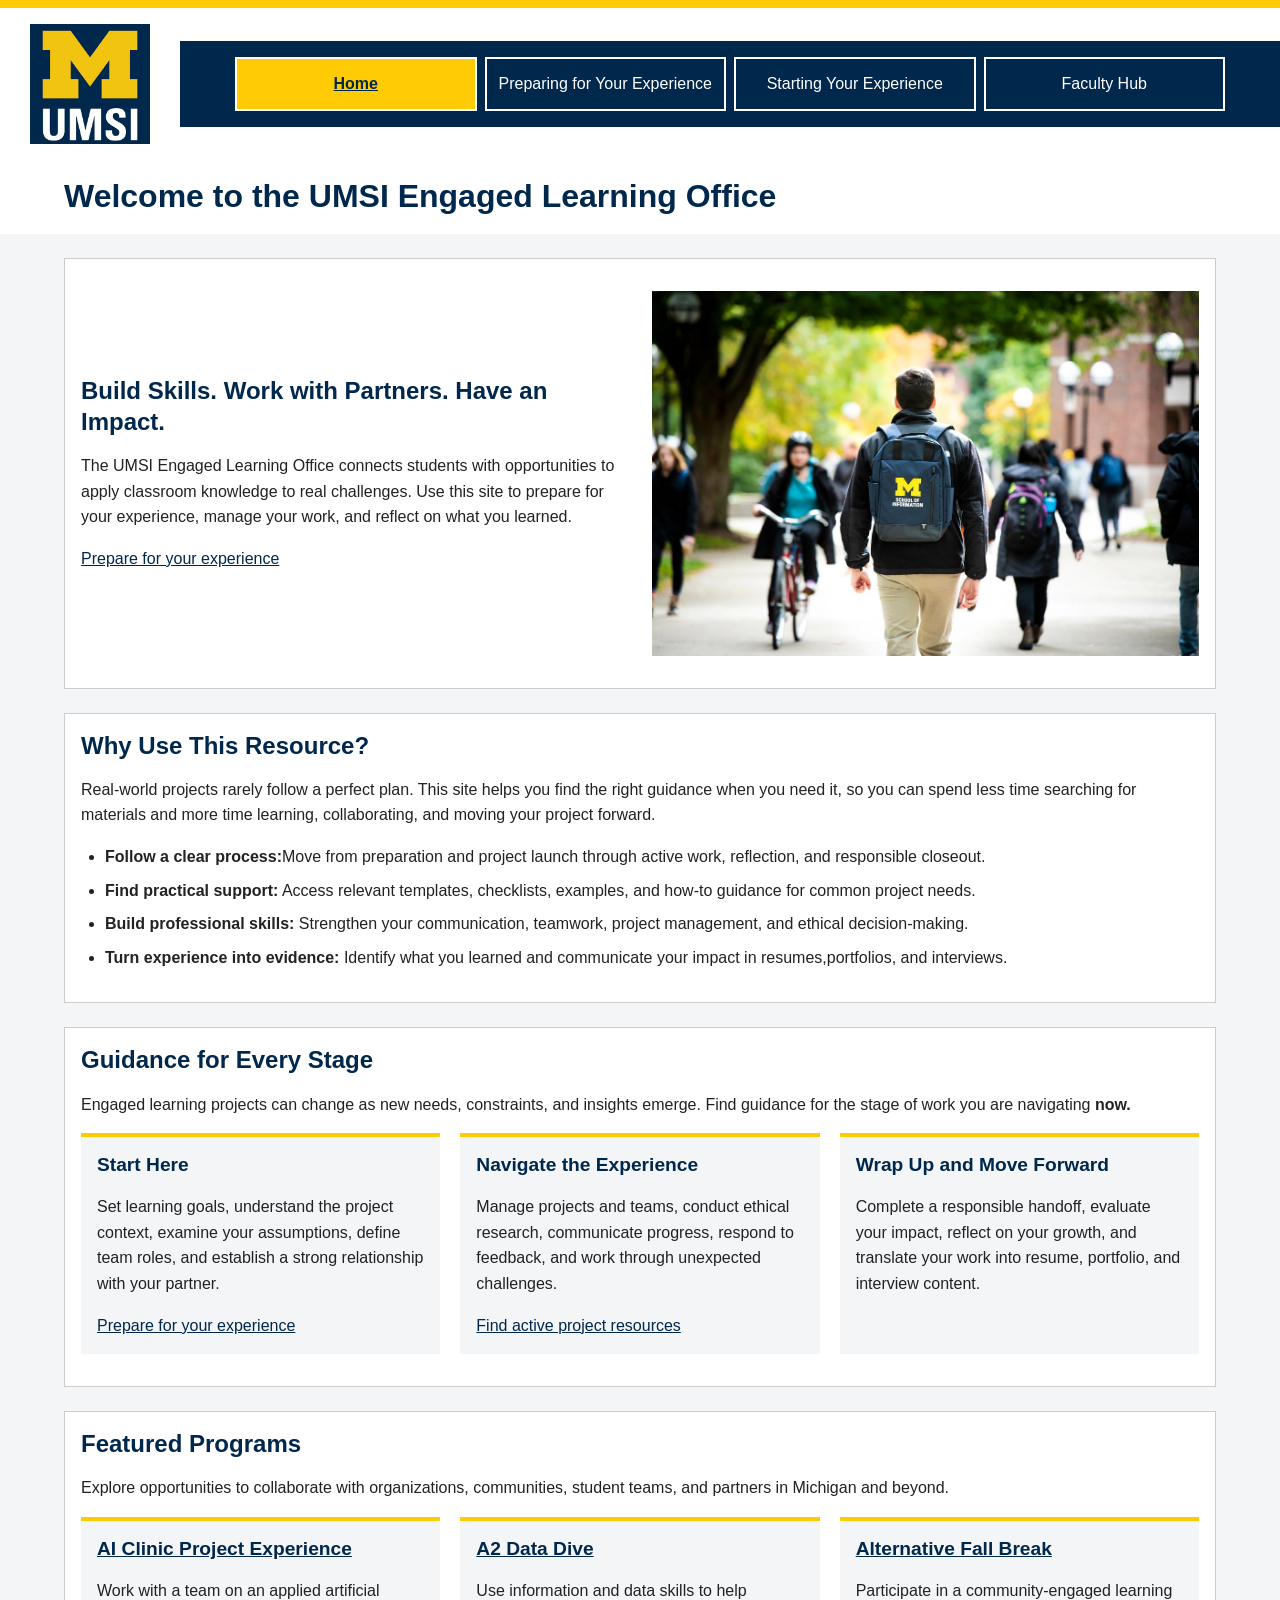
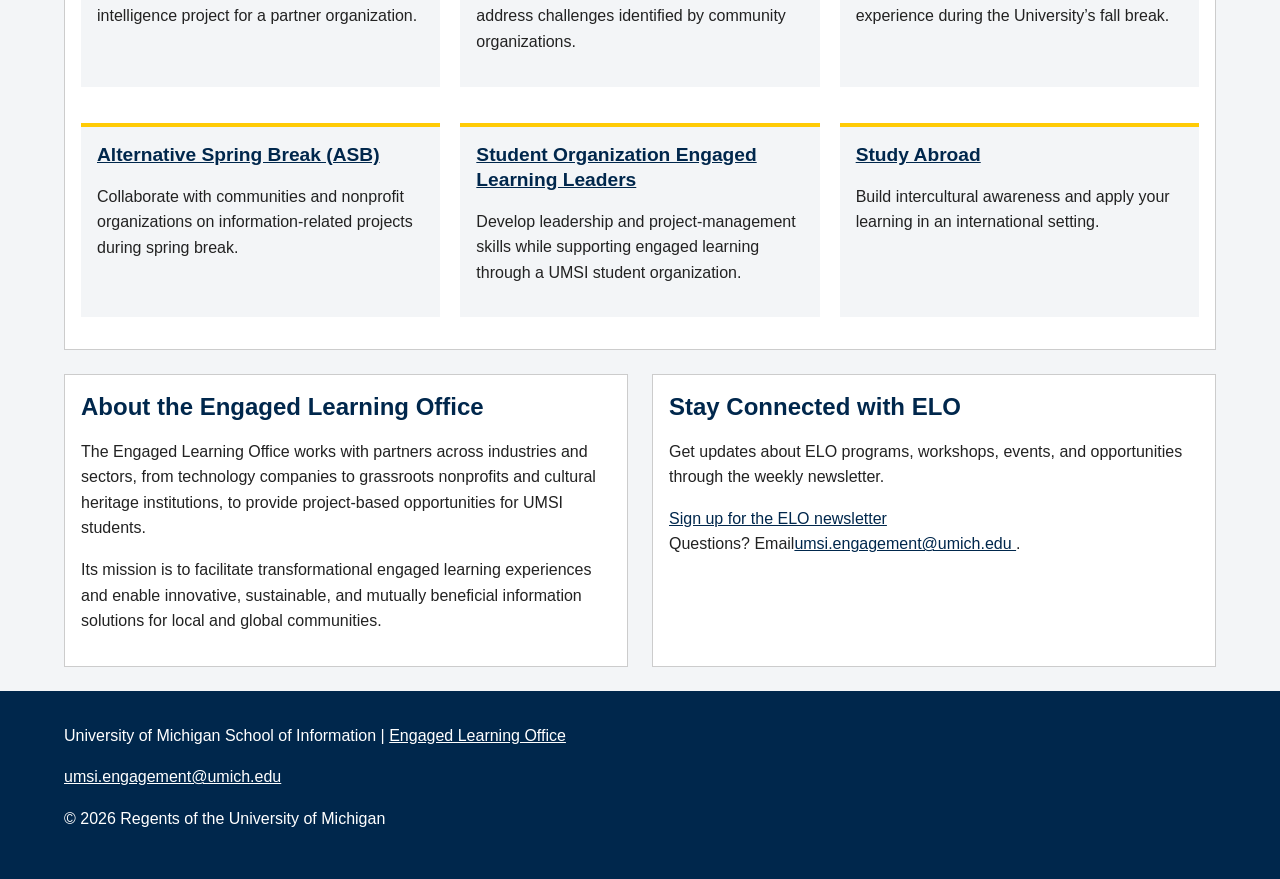
<file: index.html>
<!DOCTYPE html>
<html lang="en">
<head>
    <meta charset="UTF-8">
    <meta name="viewport" content="width=device-width, initial-scale=1.0">
    <title>Engaged Learning Resources | UMSI</title>
<link rel="stylesheet" href="css/html5reset.css">
<link rel="stylesheet" href="css/style.css">
<script src="js/site.js" defer></script>
</head>
<body>

    <header>
  <a class="skip" href="#main">Skip to Main Content</a>
        <img src="images/umsi-logo.jpg" alt="UMSI Logo">
        <nav>
            <ul>
               <li><a href="index.html" class="active" aria-current="page">Home</a></li>
                <li><a href="prep.html">Preparing for Your Experience</a></li>
                <li><a href="starting.html">Starting Your Experience</a ></li>
                <li><a href="faculty.html">Faculty Hub</a ></li>
            </ul>
        </nav>
    <h1>Welcome to the UMSI Engaged Learning Office</h1>

    </header>
   <main id="main" class="page-grid" tabindex="-1">
   <section class="wide intro-grid">
    <div>
        <h2>Build Skills. Work with Partners. Have an Impact.</h2>

        <p>
            The UMSI Engaged Learning Office connects students with
            opportunities to apply classroom knowledge to real challenges.
            Use this site to prepare for your experience, manage your work,
            and reflect on what you learned.
        </p>

        <a href="prep.html">Prepare for your experience</a>
    </div>

    <img src="images/campus-backpack.jpg"
         alt="A student wearing a UMSI backpack on campus.">
</section>

<section class="wide">
    <h2>Why Use This Resource?</h2>

    <p>Real-world projects rarely follow a perfect plan. This site helps you find the right guidance when you need it, so you can spend less time searching for materials and more time learning, collaborating, and moving your project forward.
    </p>
        
    <ul>
        <li><strong>Follow a clear process:</strong>Move from preparation and project launch through active work, reflection, and responsible closeout.</li>
        <li><strong>Find practical support:</strong> Access relevant templates, checklists, examples, and how-to guidance for common project needs.</li>
        <li><strong>Build professional skills:</strong> Strengthen your communication, teamwork, project management, and ethical decision-making.</li>
        <li><strong>Turn experience into evidence:</strong> Identify what you learned and communicate your impact in resumes,portfolios, and interviews.</li>
    </ul>
</section>

 <section class="wide">
    <h2>Guidance for Every Stage</h2>
    <p>Engaged learning projects can change as new needs, constraints, and insights emerge. Find guidance for the stage of work you are navigating <strong>now.</strong></p>
        <div class="three-cards">
        <article>
            <h3>Start Here</h3>
      <p>Set learning goals, understand the project context, examine your assumptions, define team roles, and establish a strong relationship with your partner.</p>
      <a href="prep.html">Prepare for your experience</a>
    </article>

    <article>
      <h3>Navigate the Experience</h3>
      <p>Manage projects and teams, conduct ethical research, communicate progress, respond to feedback, and work through unexpected challenges.</p>
      <a href="starting.html">Find active project resources</a>
    </article>

    <article>
      <h3>Wrap Up and Move Forward</h3>
      <p>Complete a responsible handoff, evaluate your impact, reflect on your growth, and translate your work into resume, portfolio, and interview content.</p>
      
    </article>
       </div>
  </section>

   <section class="wide">
    <h2>Featured Programs</h2>
    <p>Explore opportunities to collaborate with organizations, communities, student teams, and partners in Michigan and beyond.</p>
    <div class="three-cards">
    <article>
    <h3><a href="https://mcompass.umich.edu/_portal/tds-program-brochure?programid=12810">AI Clinic Project Experience</a></h3>
    <p>Work with a team on an applied artificial intelligence project for a partner organization.</p>
    </article>

    <article>
    <h3><a href="https://mcompass.umich.edu/_portal/tds-program-brochure?programid=12556">A2 Data Dive</a></h3>
    <p>Use information and data skills to help address challenges identified by community organizations.</p>
    </article>

     <article>
      <h3><a href="https://mcompass.umich.edu/_portal/tds-program-brochure?programid=11297">Alternative Fall Break</a></h3>
      <p>Participate in a community-engaged learning experience during the University’s fall break.</p>
    </article>

    <article>
      <h3><a href="https://mcompass.umich.edu/_portal/tds-program-brochure?programid=10621">Alternative Spring Break (ASB)</a></h3>
       <p>Collaborate with communities and nonprofit organizations on information-related projects during spring break.</p>
    </article>

    <article>
      <h3><a href="https://mcompass.umich.edu/_portal/tds-program-brochure?programid=12294">Student Organization Engaged Learning Leaders</a></h3>
       <p>Develop leadership and project-management skills while supporting engaged learning through a UMSI student organization.</p>
    </article>

    <article>
      <h3><a href="https://www.si.umich.edu/student-life/study-abroad">Study Abroad</a></h3>
      <p>Build intercultural awareness and apply your learning in an international setting. </p>
    </article>
      </div>
   </section>
  <section>
    <h2>About the Engaged Learning Office</h2>
    <p>The Engaged Learning Office works with partners across industries and sectors, from technology companies to grassroots nonprofits and cultural heritage institutions, to provide project-based opportunities for UMSI students.</p>
    <p>Its mission is to facilitate transformational engaged learning experiences and enable innovative, sustainable, and mutually beneficial information solutions for local and global communities.</p>
  </section>
  <aside>
    <h2>Stay Connected with ELO</h2>
    <p>Get updates about ELO programs, workshops, events, and opportunities through the weekly newsletter.</p>
    <div>
       <a href="https://umsi.info/elo-newsletter"> Sign up for the ELO newsletter</a>
    </div>
    <p>Questions? Email<a href="mailto:umsi.engagement@umich.edu">umsi.engagement@umich.edu </a>.</p>
  </aside>


      
    </main>
    <footer>
        <p>University of Michigan School of Information | <a href="https://www.si.umich.edu/programs/engaged-learning/about-engaged-learning-office">Engaged Learning Office </a></p>
      <address>
        <a href="mailto:umsi.engagement@umich.edu">umsi.engagement@umich.edu</a>
      </address>
      <p>&copy; <span id="year">2026</span> Regents of the University of Michigan</p>
    </footer>
</body>
</html>
</file>
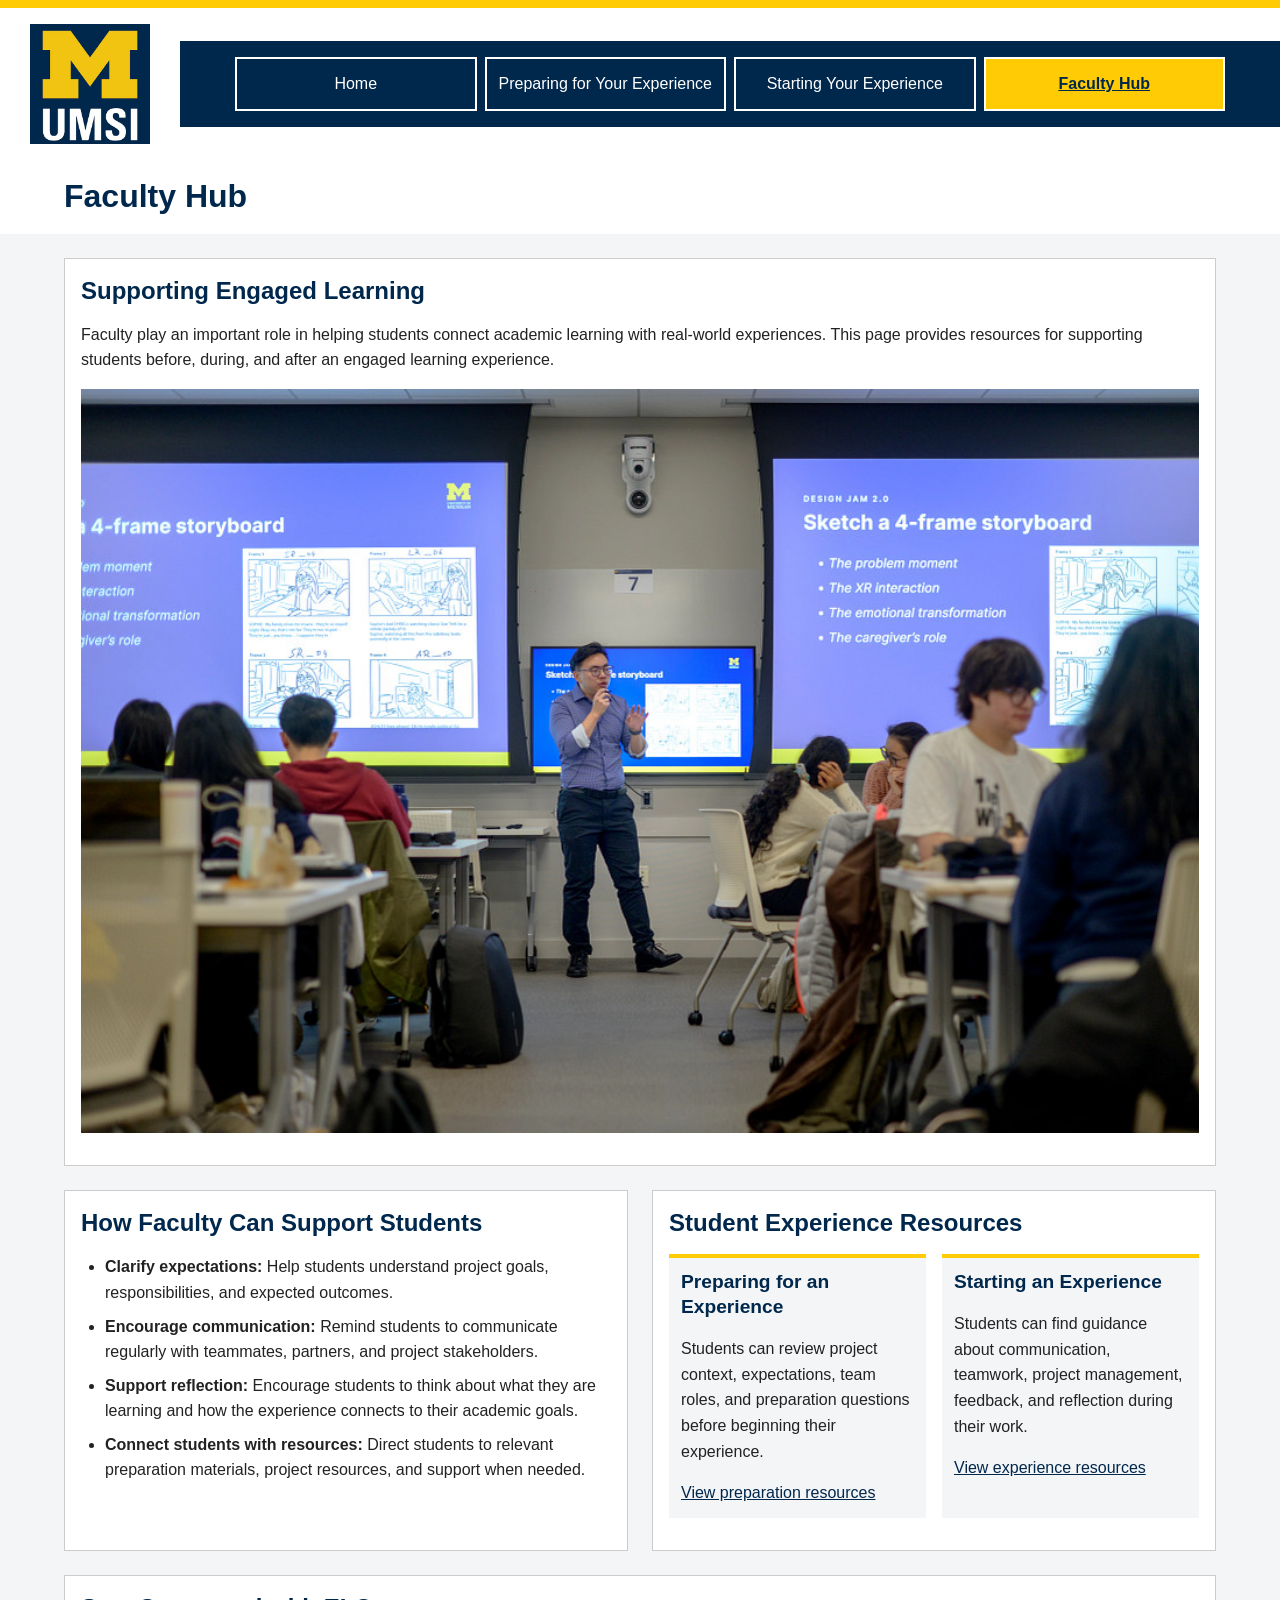
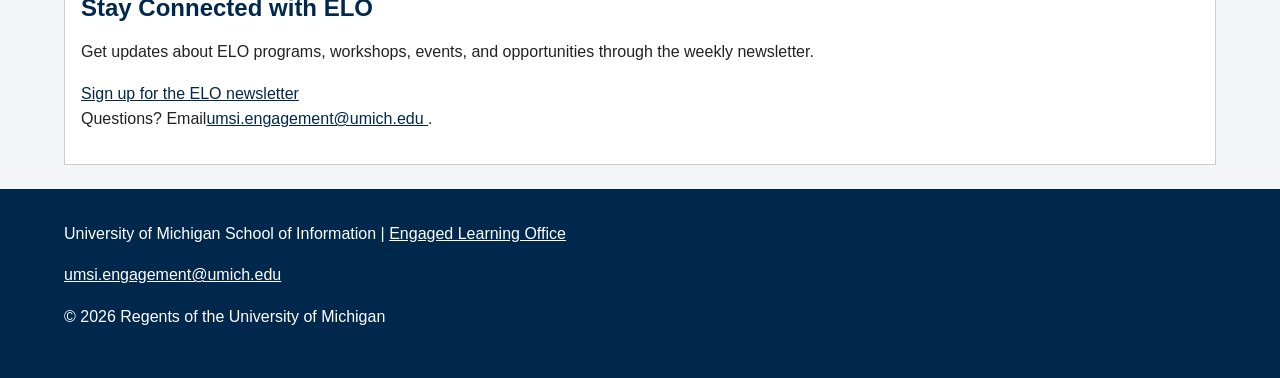
<file: faculty.html>
<!DOCTYPE html>
<html lang="en">
<head>
    <meta charset="UTF-8">
    <meta name="viewport" content="width=device-width, initial-scale=1.0">
    <title>Faculty Hub  | UMSI</title>
<link rel="stylesheet" href="css/html5reset.css">
<link rel="stylesheet" href="css/style.css">
<script src="js/site.js" defer></script>
</head>
<body>

    <header>
  <a class="skip" href="#main">Skip to Main Content</a>
        <img src="images/umsi-logo.jpg" alt="UMSI Logo">
        <nav>
            <ul>
                 <li><a href="index.html">Home</a></li>
                 <li><a href="prep.html">Preparing for Your Experience</a></li>
                 <li><a href="starting.html">Starting Your Experience</a></li>
                 <li><a href="faculty.html" class="active" aria-current="page">Faculty Hub</a></li>
            </ul>
        </nav>
    <h1>Faculty Hub</h1>

    </header>
    <main id="main" class="page-grid" tabindex="-1">
    <section class="wide">
    <h2>Supporting Engaged Learning</h2>

    <p>
        Faculty play an important role in helping students connect academic
        learning with real-world experiences. This page provides resources
        for supporting students before, during, and after an engaged learning
        experience.
    </p >

    <img src="images/faculty.jpg"
     alt="A presenter explains a storyboard activity to students during a UMSI Design Jam.">
</section>

<section>
    <h2>How Faculty Can Support Students</h2>

    <ul>
        <li>
            <strong>Clarify expectations:</strong>
            Help students understand project goals, responsibilities,
            and expected outcomes.
        </li>

        <li>
            <strong>Encourage communication:</strong>
            Remind students to communicate regularly with teammates,
            partners, and project stakeholders.
        </li>

        <li>
            <strong>Support reflection:</strong>
            Encourage students to think about what they are learning
            and how the experience connects to their academic goals.
        </li>

        <li>
            <strong>Connect students with resources:</strong>
            Direct students to relevant preparation materials,
            project resources, and support when needed.
        </li>
    </ul>
</section>

<section>
    <h2>Student Experience Resources</h2>

    <div class="resource-grid">
        <article>
            <h3>Preparing for an Experience</h3>
            <p>
                Students can review project context,
                expectations, team roles, and preparation
                questions before beginning their experience.
            </p>
            <a href="prep.html">View preparation resources</a>
        </article>

        <article>
            <h3>Starting an Experience</h3>
            <p>
                Students can find guidance about communication,
                teamwork, project management, feedback,
                and reflection during their work.
            </p>
            <a href="starting.html">View experience resources</a>
        </article>
    </div>
</section>
   
  
  <aside class="wide">
    <h2>Stay Connected with ELO</h2>
    <p>Get updates about ELO programs, workshops, events, and opportunities through the weekly newsletter.</p>
    <div>
       <a href="https://umsi.info/elo-newsletter"> Sign up for the ELO newsletter</a>
    </div>
    <p>Questions? Email<a href="mailto:umsi.engagement@umich.edu">umsi.engagement@umich.edu </a>.</p>
  </aside>


      
    </main>
    <footer>
        <p>University of Michigan School of Information | <a href="https://www.si.umich.edu/programs/engaged-learning/about-engaged-learning-office">Engaged Learning Office </a></p>
      <address>
        <a href="mailto:umsi.engagement@umich.edu">umsi.engagement@umich.edu</a>
      </address>
     <p>&copy; <span id="year">2026</span> Regents of the University of Michigan</p>
    </footer>
</body>
</html>
</file>
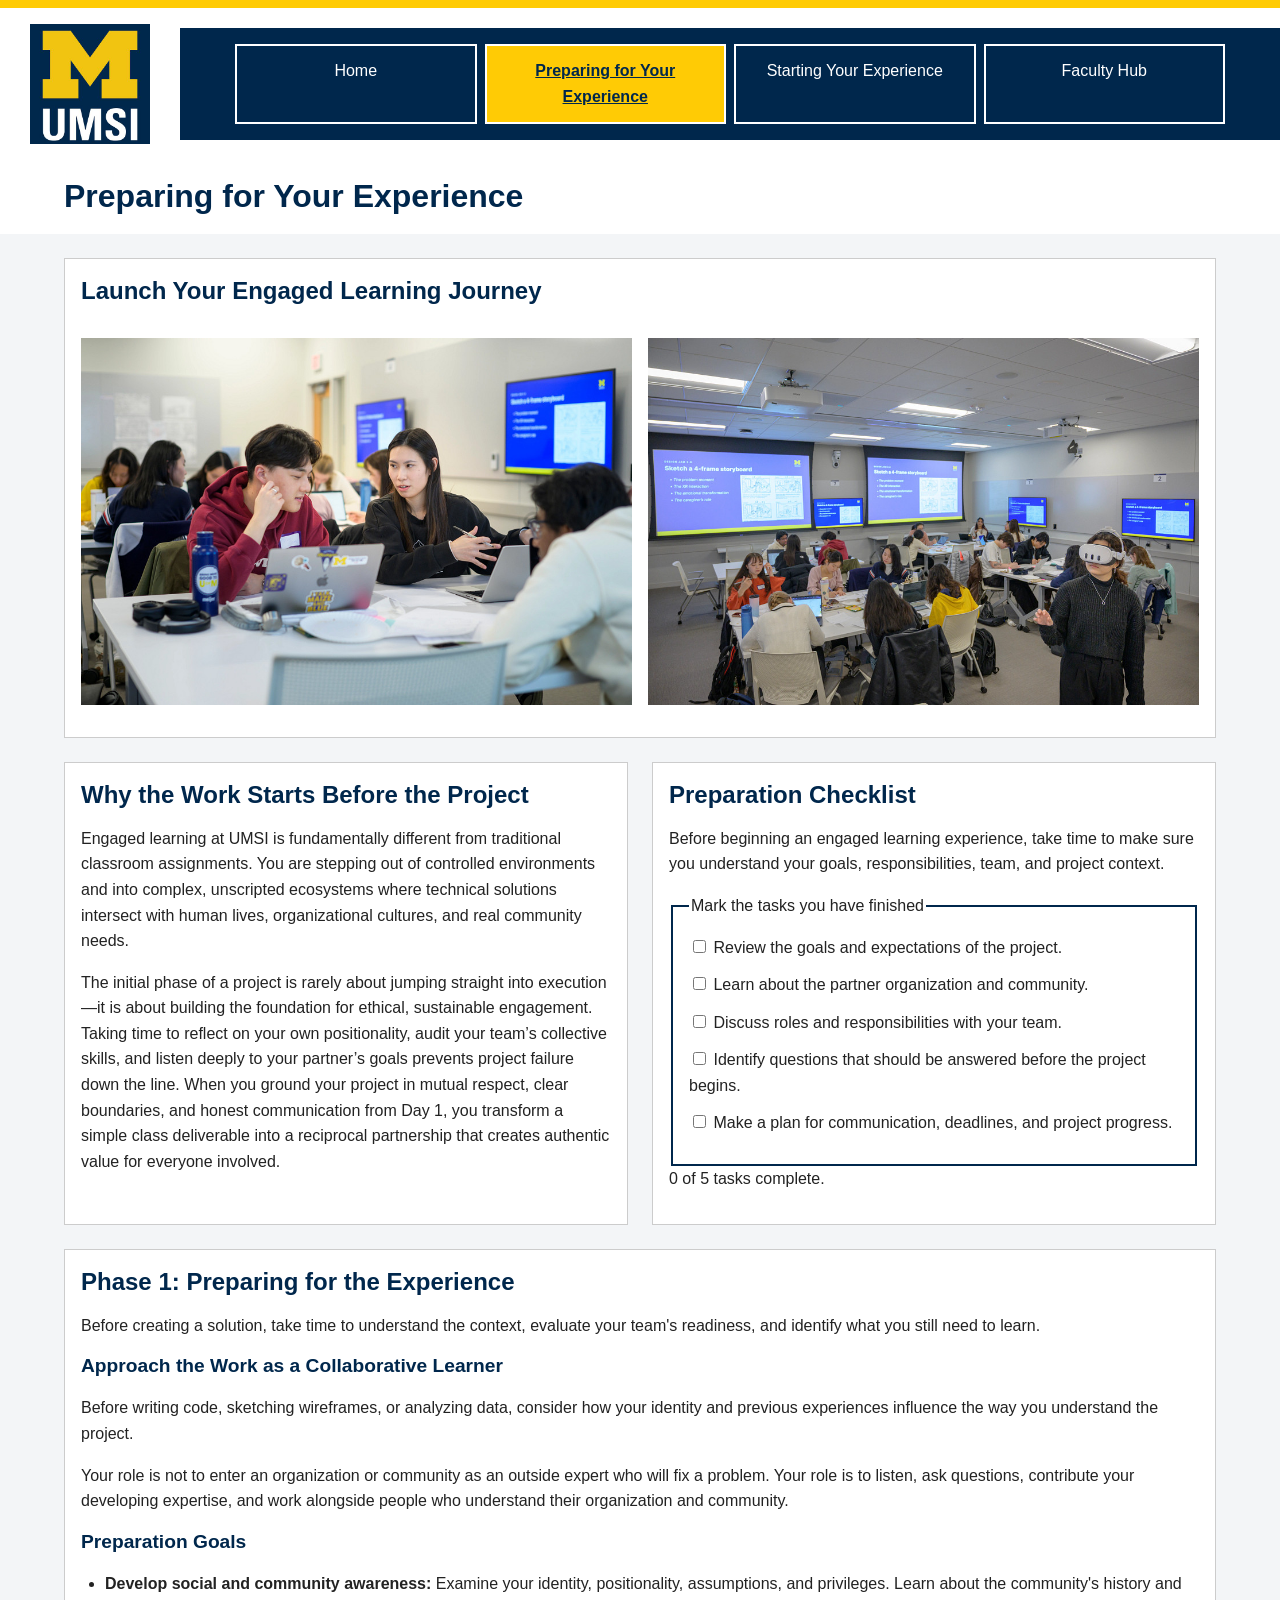
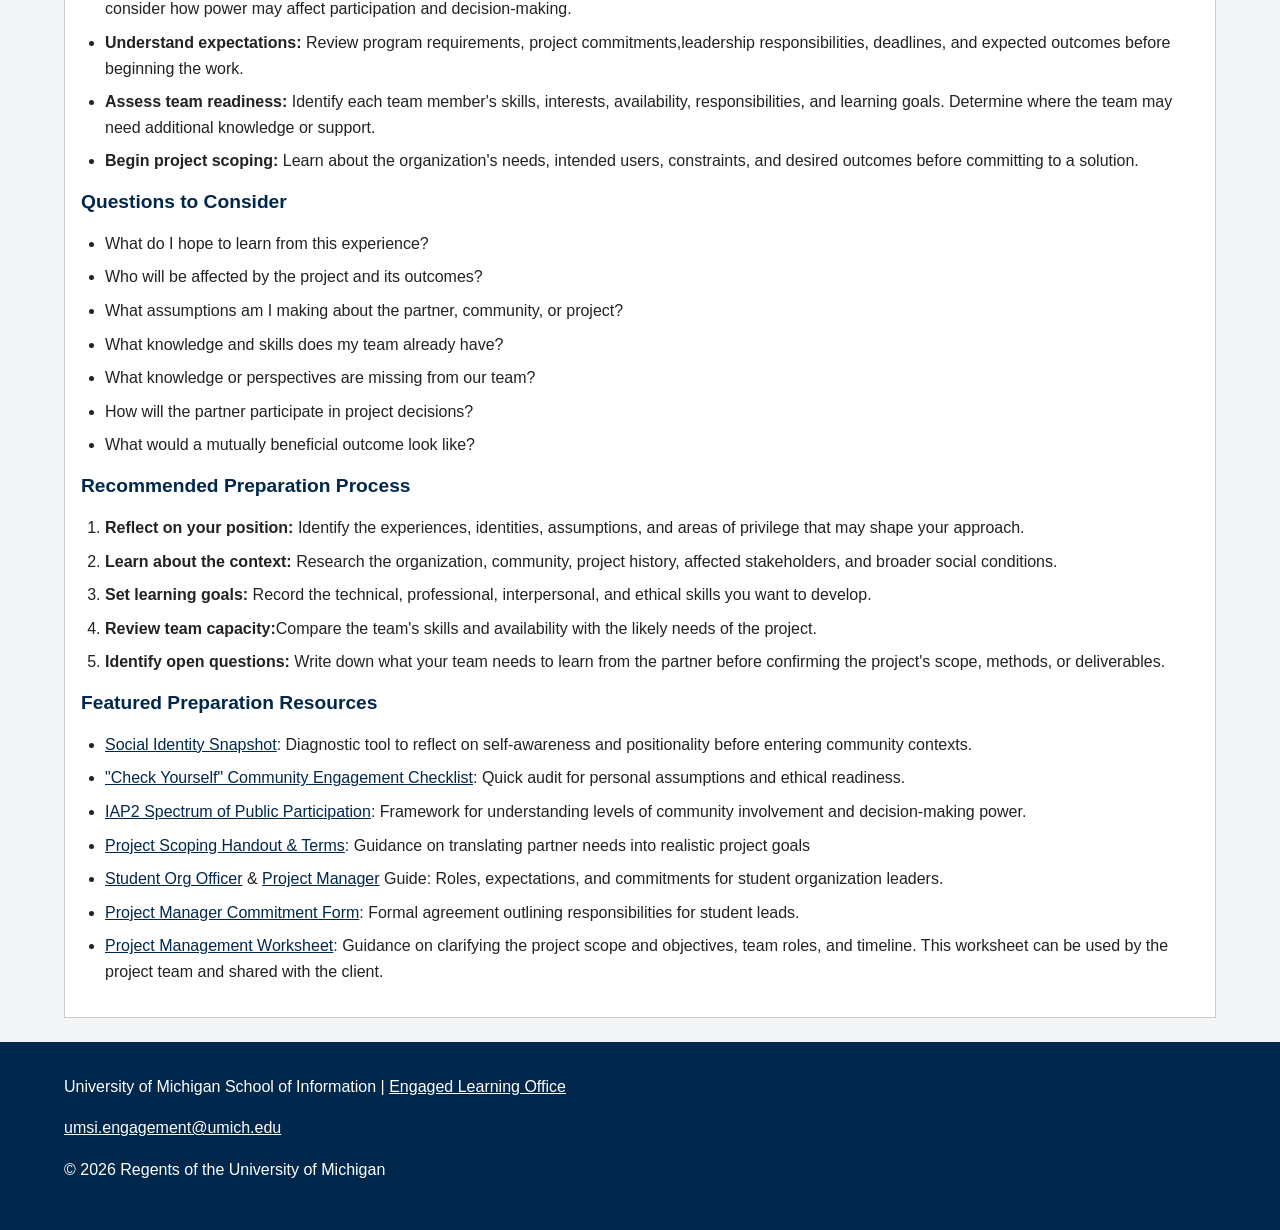
<file: prep.html>
<!DOCTYPE html>
<html lang="en">
<head>
    <meta charset="UTF-8">
    <meta name="viewport" content="width=device-width, initial-scale=1.0">
    <title>Preparing for Your Experience | UMSI</title>
    <link rel="stylesheet" href="css/html5reset.css">
<link rel="stylesheet" href="css/style.css">
<script src="js/site.js" defer></script>
</head>


<body>

    <header>

  <a class="skip" href="#main">Skip to Main Content</a>
        <img src="images/umsi-logo.jpg" alt="UMSI Logo">
        <nav>
            <ul>
                 <li><a href="index.html">Home</a></li>
                 <li><a href="prep.html" class="active" aria-current="page">Preparing for Your Experience</a></li>
                 <li><a href="starting.html">Starting Your Experience</a ></li>
                 <li><a href="faculty.html">Faculty Hub</a ></li>
            </ul>
        </nav>
    <h1>Preparing for Your Experience</h1>
  </header>
<main id="main" class="page-grid" tabindex="-1">
  
<section class="wide">
  <h2>Launch Your Engaged Learning Journey</h2>
  <div class="photo-grid">
    <img src="images/preparing.jpg"
         alt="Students discuss ideas during a UMSI Design Jam.">

    <img src="images/preparing-visit.jpg"
     alt="A participant uses a VR headset during a UMSI Design Jam.">
</div>
</section>

<section>
  <h2>Why the Work Starts Before the Project</h2>
  <p>Engaged learning at UMSI is fundamentally different from traditional classroom assignments. You are stepping out of controlled environments and into complex, unscripted ecosystems where technical solutions intersect with human lives, organizational cultures, and real community needs.</p>
  <p>The initial phase of a project is rarely about jumping straight into execution—it is about building the foundation for ethical, sustainable engagement. Taking time to reflect on your own positionality, audit your team’s collective skills, and listen deeply to your partner’s goals prevents project failure down the line. When you ground your project in mutual respect, clear boundaries, and honest communication from Day 1, you transform a simple class deliverable into a reciprocal partnership that creates authentic value for everyone involved.</p>


</section>
<section>
    <h2>Preparation Checklist</h2>

    <p>
        Before beginning an engaged learning experience, take time to make sure
        you understand your goals, responsibilities, team, and project context.
    </p>

   <fieldset class="prep-checklist">
    <legend>Mark the tasks you have finished</legend>

    <label>
        <input type="checkbox" id="task-goals" onclick="showProgress()">
        Review the goals and expectations of the project.
    </label>

    <label>
        <input type="checkbox" id="task-partner" onclick="showProgress()">
        Learn about the partner organization and community.
    </label>

    <label>
        <input type="checkbox" id="task-roles" onclick="showProgress()">
        Discuss roles and responsibilities with your team.
    </label>

    <label>
        <input type="checkbox" id="task-questions" onclick="showProgress()">
        Identify questions that should be answered before the project begins.
    </label>

    <label>
        <input type="checkbox" id="task-plan" onclick="showProgress()">
        Make a plan for communication, deadlines, and project progress.
    </label>
</fieldset>

<p id="progress" role="status"></p>
</section>
<section class="wide">
  <h2>Phase 1: Preparing for the Experience</h2>
  <p>Before creating a solution, take time to understand the context, evaluate your team's readiness, and identify what you still need to learn.</p>
  <article>
    <h3>Approach the Work as a Collaborative Learner</h3>
    <p>Before writing code, sketching wireframes, or analyzing data, consider how your identity and previous experiences influence the way you understand the project.</p>
    <p>Your role is not to enter an organization or community as an outside expert who will fix a problem. Your role is to listen, ask questions, contribute your developing expertise, and work alongside people who understand their organization and community.</p>
  </article>

  <article>
    <h3>Preparation Goals</h3>
    <ul>
      <li><strong>Develop social and community awareness:</strong> Examine your identity, positionality, assumptions, and privileges. Learn about the community's history and consider how power may affect participation and decision-making.
      </li>
      <li><strong>Understand expectations:</strong> Review program requirements, project commitments,leadership responsibilities, deadlines, and expected outcomes before beginning the work.</li>
      <li><strong>Assess team readiness:</strong> Identify each team member's skills, interests, availability, responsibilities, and learning goals. Determine where the team may need additional knowledge or support.</li>
      <li><strong>Begin project scoping:</strong> Learn about the organization's needs, intended users, constraints, and desired outcomes before committing to a solution.
      </li>
    </ul>
  </article>

  <article>
    <h3>Questions to Consider</h3>
    <ul>
      <li>What do I hope to learn from this experience?</li>
      <li>Who will be affected by the project and its outcomes?</li>
      <li>What assumptions am I making about the partner, community, or project?</li>
      <li>What knowledge and skills does my team already have?</li>
      <li>What knowledge or perspectives are missing from our team?</li>
      <li>How will the partner participate in project decisions?</li>
      <li>What would a mutually beneficial outcome look like?</li>
    </ul>
  </article>

  <article>
    <h3>Recommended Preparation Process</h3>
    <ol>
      <li><strong>Reflect on your position:</strong> Identify the experiences, identities, assumptions, and areas of privilege that may shape your approach.</li>
      <li><strong>Learn about the context:</strong> Research the organization, community, project history, affected stakeholders, and broader social conditions.</li>
      <li><strong>Set learning goals:</strong> Record the technical, professional, interpersonal, and ethical skills you want to develop.</li>
      <li><strong>Review team capacity:</strong>Compare the team's skills and availability with the likely needs of the project. </li>
      <li><strong>Identify open questions:</strong> Write down what your team needs to learn from the partner before confirming the project's scope, methods, or deliverables.
      </li>
    </ol>
  </article>

  <article>
    <h3>Featured Preparation Resources</h3>
    <ul>
      <li><a href="https://sites.lsa.umich.edu/equitable-teaching/social-identity-snapshot">Social Identity Snapshot</a>: Diagnostic tool to reflect on self-awareness and positionality before entering community contexts.</li>
      <li><a href="https://docs.google.com/document/d/1Qt9YeStVwDHjwJhOLAz42JSNQR2lFMurdUtxtdrGkuc/edit?tab=t.0#heading=h.ch0bvccjkrzn">"Check Yourself" Community Engagement Checklist</a>: Quick audit for personal assumptions and ethical readiness.</li>
      <li><a href="https://drive.google.com/file/d/1zc1RNlrDxV51-muOERdDTnINQcquJpOA/view?usp=sharing">IAP2 Spectrum of Public Participation</a>: Framework for understanding levels of community involvement and decision-making power.</li>
      <li><a href="https://docs.google.com/document/d/1TrEDolwmOIlXgYgAP9VvlOGoYOwFfe6KxzZOgZSVYVw/edit?usp=drive_link">Project Scoping Handout & Terms</a>: Guidance on translating partner needs into realistic project goals</li>
      <li><a href="https://docs.google.com/document/d/1AexsV_JeSd0kRUBbcifZpfBu6y6Zi8Y0iJScp1I3gkM/edit?usp=drive_link">Student Org Officer</a> & <a href="https://docs.google.com/document/u/0/d/1uwOOS0TrXWzcSShj8DUFpckWo0t1UNu_Q7WVbZnLhX0/edit">Project Manager</a> Guide: Roles, expectations, and commitments for student organization leaders.</li>
      <li><a href="https://docs.google.com/document/d/1U4lCNGyWKJ3C2i_VgFqAR45Z4zF1FehuthuqT-M2wdI/edit?usp=drive_link">Project Manager Commitment Form</a>: Formal agreement outlining responsibilities for student leads.</li>
      <li><a href="https://docs.google.com/document/d/1twc-7TYWmb_PNrOBiDI1NuJqJAuhluTICr22GRd_NLc/edit?usp=drive_link">Project Management Worksheet</a>: Guidance on clarifying the project scope and objectives, team roles, and timeline. This worksheet can be used by the project team and shared with the client.</li>
    </ul>
  </article>
</section>
</main>

<footer>
        <p>University of Michigan School of Information | <a href="https://www.si.umich.edu/programs/engaged-learning/about-engaged-learning-office">Engaged Learning Office </a></p>
      <address>
        <a href="mailto:umsi.engagement@umich.edu">umsi.engagement@umich.edu</a>
      </address>
      <p>&copy; <span id="year">2026</span> Regents of the University of Michigan</p>
    </footer>
    
</body>

</html>
</file>
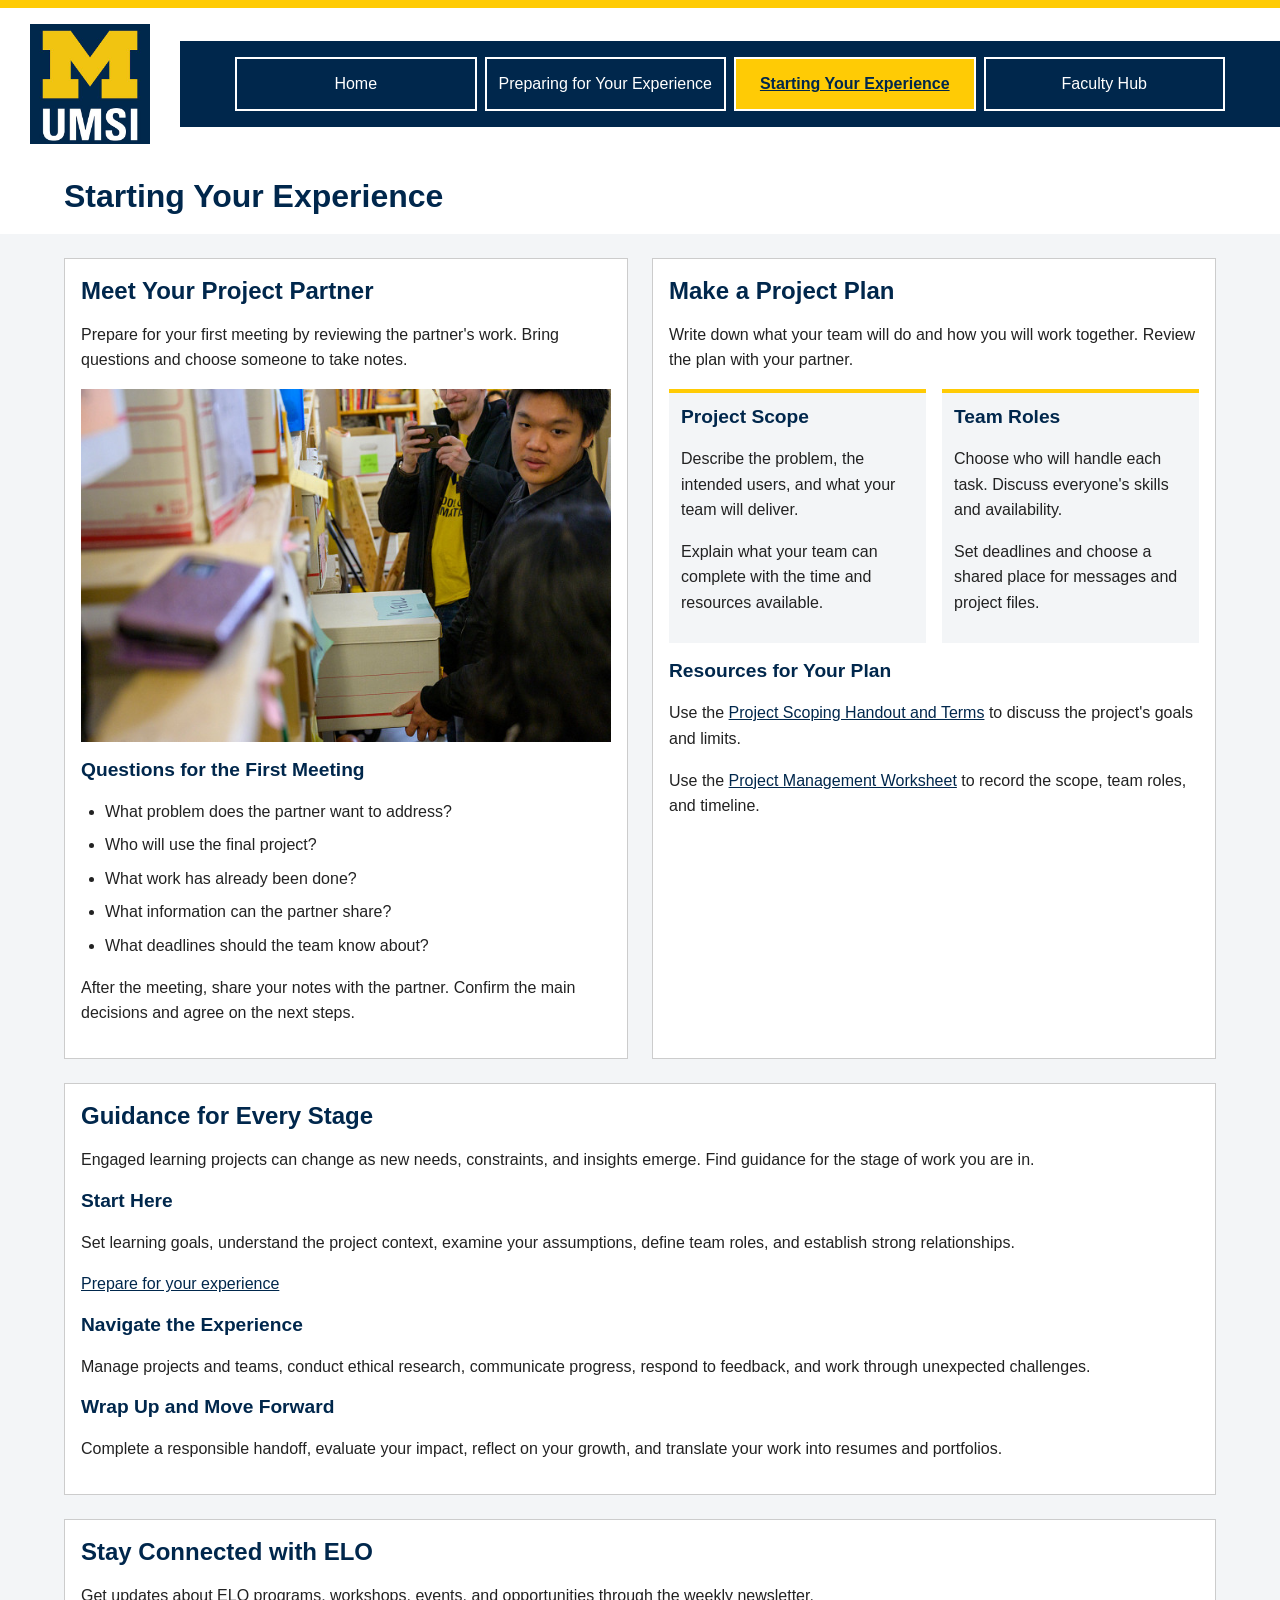
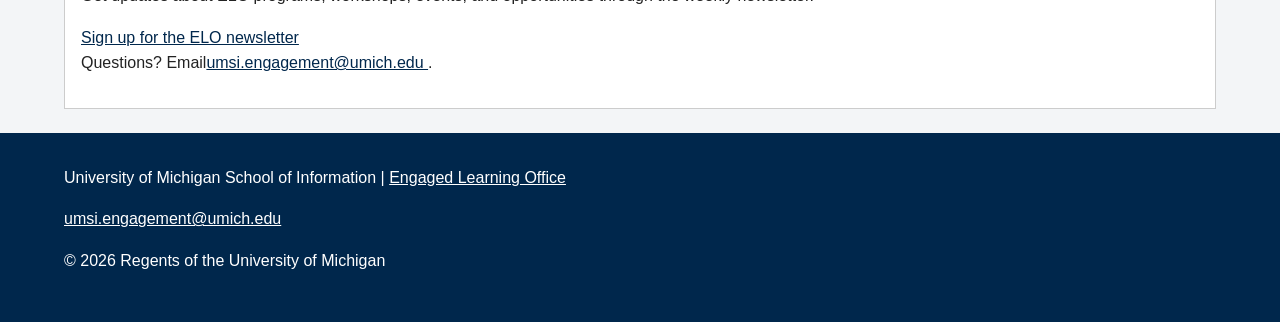
<file: starting.html>
<!DOCTYPE html>
<html lang="en">
<head>
    <meta charset="UTF-8">
    <meta name="viewport" content="width=device-width, initial-scale=1.0">
    <title>Starting Your experience | UMSI</title>
<link rel="stylesheet" href="css/html5reset.css">
<link rel="stylesheet" href="css/style.css">
<script src="js/site.js" defer></script>
</head>
<body>

    <header>
  <a class="skip" href="#main">Skip to Main Content</a>
        <img src="images/umsi-logo.jpg" alt="UMSI Logo">
        <nav>
            <ul>
                <li><a href="index.html">Home</a></li>
                <li><a href="prep.html">Preparing for Your Experience</a></li>
                <li><a href="starting.html" class="active" aria-current="page">Starting Your Experience</a></li>
                <li><a href="faculty.html">Faculty Hub</a></li>
            </ul>
        </nav>
    <h1>Starting Your Experience</h1>

    </header>
    <main id="main" class="page-grid" tabindex="-1">
    <section>
    <h2>Meet Your Project Partner</h2>
    <p>
        Prepare for your first meeting by reviewing the partner's
        work. Bring questions and choose someone to take notes.
    </p>
    <img src="images/starting.jpg"
     alt="A student carries archive boxes during a UMSI Alternative Spring Break visit.">
    <h3>Questions for the First Meeting</h3>
    <ul>
        <li>What problem does the partner want to address?</li>
        <li>Who will use the final project?</li>
        <li>What work has already been done?</li>
        <li>What information can the partner share?</li>
        <li>What deadlines should the team know about?</li>
    </ul>

    <p>
        After the meeting, share your notes with the partner.
        Confirm the main decisions and agree on the next steps.
    </p>
</section>

<section>
    <h2>Make a Project Plan</h2>
    <p>
        Write down what your team will do and how you will
        work together. Review the plan with your partner.
    </p>

    <div class="resource-grid">
        <article>
            <h3>Project Scope</h3>
            <p>
                Describe the problem, the intended users,
                and what your team will deliver.
            </p>
            <p>
                Explain what your team can complete with
                the time and resources available.
            </p>
        </article>

        <article>
            <h3>Team Roles</h3>
            <p>
                Choose who will handle each task.
                Discuss everyone's skills and availability.
            </p>
            <p>
                Set deadlines and choose a shared place
                for messages and project files.
            </p>
        </article>
    </div>

    <h3>Resources for Your Plan</h3>
    <p>
        Use the
        <a href="https://docs.google.com/document/d/1TrEDolwmOIlXgYgAP9VvlOGoYOwFfe6KxzZOgZSVYVw/edit?usp=drive_link">Project Scoping Handout and Terms</a>
        to discuss the project's goals and limits.
    </p>
    <p>
        Use the
        <a href="https://docs.google.com/document/d/1twc-7TYWmb_PNrOBiDI1NuJqJAuhluTICr22GRd_NLc/edit?usp=drive_link">Project Management Worksheet</a>
        to record the scope, team roles, and timeline.
    </p>
</section>
<section class="wide">
    <h2>Guidance for Every Stage</h2>

    <p>
        Engaged learning projects can change as new needs, constraints,
        and insights emerge. Find guidance for the stage of work you are in.
    </p >

    <article>
        <h3>Start Here</h3>

        <p>
            Set learning goals, understand the project context,
            examine your assumptions, define team roles,
            and establish strong relationships.
        </p >

        <a href="prep.html">Prepare for your experience</a >
    </article>

    <article>
        <h3>Navigate the Experience</h3>

        <p>
            Manage projects and teams, conduct ethical research,
            communicate progress, respond to feedback,
            and work through unexpected challenges.
        </p >
    </article>

    <article>
        <h3>Wrap Up and Move Forward</h3>

        <p>
            Complete a responsible handoff, evaluate your impact,
            reflect on your growth, and translate your work
            into resumes and portfolios.
        </p >
    </article>
</section>
   
  
  <aside class="wide">
    <h2>Stay Connected with ELO</h2>
    <p>Get updates about ELO programs, workshops, events, and opportunities through the weekly newsletter.</p>
    <div>
       <a href="https://umsi.info/elo-newsletter"> Sign up for the ELO newsletter</a>
    </div>
    <p>Questions? Email<a href="mailto:umsi.engagement@umich.edu">umsi.engagement@umich.edu </a>.</p>
  </aside>


       
    </main>
    <footer>
        <p>University of Michigan School of Information | <a href="https://www.si.umich.edu/programs/engaged-learning/about-engaged-learning-office">Engaged Learning Office </a></p>
      <address>
        <a href="mailto:umsi.engagement@umich.edu">umsi.engagement@umich.edu</a>
      </address>
      <p>&copy; <span id="year">2026</span> Regents of the University of Michigan</p>
    </footer>
</body>
</html>
</file>
<file: css/style.css>
/* Page */
body {
    background-color: #f3f5f7;
    color: #222222;
    font-family: Arial, sans-serif;
    font-size: 1rem;
    line-height: 1.6;
}

/* Headings */
h1, h2, h3 {
    color: #00274c;
    margin-bottom: 1rem;
    line-height: 1.3;
}

h1 {
    font-size: 2rem;
}

h2 {
    font-size: 1.5rem;
}

h3 {
    font-size: 1.2rem;
}

/* Text and lists */
p, ul, ol {
    margin-bottom: 1rem;
}

ul, ol {
    padding-left: 1.5rem;
}

li {
    margin-bottom: 0.5rem;
}

/* Links */
a {
    color: #00274c;
}

a:hover {
    text-decoration: none;
}

a:focus {
    outline: 3px solid #00274c;
    outline-offset: 3px;
    background-color: #ffcb05;
    color: #00274c;
}

/* Header */
header {
    background-color: white;
    border-top: 8px solid #ffcb05;
}

header img {
    width: 9rem;
    margin: 1rem 5%;
}

header h1 {
    padding: 1rem 5%;
    margin: 0;
}

/* Skip link */
.skip {
    position: absolute;
    left: -10000px;
    top: 1rem;
    padding: 1rem;
    background-color: #ffcb05;
    color: #00274c;
}

.skip:focus {
    left: 1rem;
}

/* Navigation */
nav {
    background-color: #00274c;
    padding: 1rem 5%;
}

nav ul {
    display: grid;
    grid-template-columns: 1fr 1fr;
    gap: 0.5rem;
    list-style: none;
    padding: 0;
    margin: 0;
}

nav li {
    margin: 0;
}

nav a {
    display: block;
    height: 100%;
    padding: 0.75rem;
    border: 2px solid white;
    color: white;
    text-align: center;
    text-decoration: none;
}

nav a:hover,
nav a:focus {
    background-color: white;
    color: #00274c;
    outline-color: #ffcb05;
}

/* Current page */
nav a.active {
    background-color: #ffcb05;
    color: #00274c;
    font-weight: bold;
    text-decoration: underline;
}

/* Main content */
main {
    width: 90%;
    max-width: 60rem;
    margin: 1.5rem auto;
}

section, aside {
    background-color: white;
    padding: 1rem;
    margin-bottom: 1.5rem;
    border: 1px solid #cccccc;
}

article {
    margin-bottom: 1rem;
}

/* Images */
img {
    max-width: 100%;
    height: auto;
}

main img {
    display: block;
    width: 100%;
    margin: 1rem 0;
}
/* Resource grid */
.resource-grid {
    display: grid;
    grid-template-columns: 1fr 1fr;
    gap: 1rem;
}

.resource-grid article {
    min-width: 0;
    padding: 0.75rem;
    background-color: #f3f5f7;
    border-top: 4px solid #ffcb05;
    overflow-wrap: break-word;
}

/* Steps */
.steps {
    list-style: none;
    padding: 0;
}

.steps li {
    display: grid;
    grid-template-columns: 2rem 1fr;
    gap: 0.75rem;
    margin-bottom: 1rem;
}

.step-number {
    background-color: #ffcb05;
    color: #00274c;
    height: 2rem;
    text-align: center;
    font-weight: bold;
}

/* Video */
iframe {
    width: 100%;
    height: 13rem;
    border: 0;
}

/* Footer */
footer {
    background-color: #00274c;
    color: white;
    padding: 2rem 5%;
}footer a {
    color: white;
    overflow-wrap: anywhere;
}

footer address {
    font-style: normal;
    margin-bottom: 1rem;
}

footer a:focus {
    outline-color: #ffcb05;
}

/* Photos */
.photo-grid {
    display: grid;
    grid-template-columns: 1fr 1fr;
    gap: 1rem;
}

.photo-grid img {
    min-width: 0;
}
/* Desktop layout */
@media screen and (min-width: 928px) {
    header {
        display: grid;
        grid-template-columns: 180px 1fr;
        align-items: center;
    }

    header img {
        width: 120px;
        margin: 16px auto;
    }

    header h1 {
        grid-column: 1 / 3;
    }

    nav ul {
        grid-template-columns: 1fr 1fr 1fr 1fr;
    }

    .page-grid {
        display: grid;
        grid-template-columns: 1fr 1fr;
        gap: 24px;
        max-width: 1200px;
    }

    .page-grid section,
    .page-grid aside {
        margin-bottom: 0;
    }

    .wide {
        grid-column: 1 / 3;
    }

    .intro-grid {
        display: grid;
        grid-template-columns: 1fr 1fr;
        align-items: center;
        gap: 24px;
    }

    .three-cards {
        display: grid;
        grid-template-columns: 1fr 1fr 1fr;
        gap: 20px;
    }

    .three-cards article {
        padding: 16px;
        background-color: #f3f5f7;
        border-top: 4px solid #ffcb05;
    }
}

.prep-checklist {
    padding: 16px;
    border: 2px solid #00274c;
}

.prep-checklist label {
    display: block;
    margin-bottom: 12px;
}
</file>
